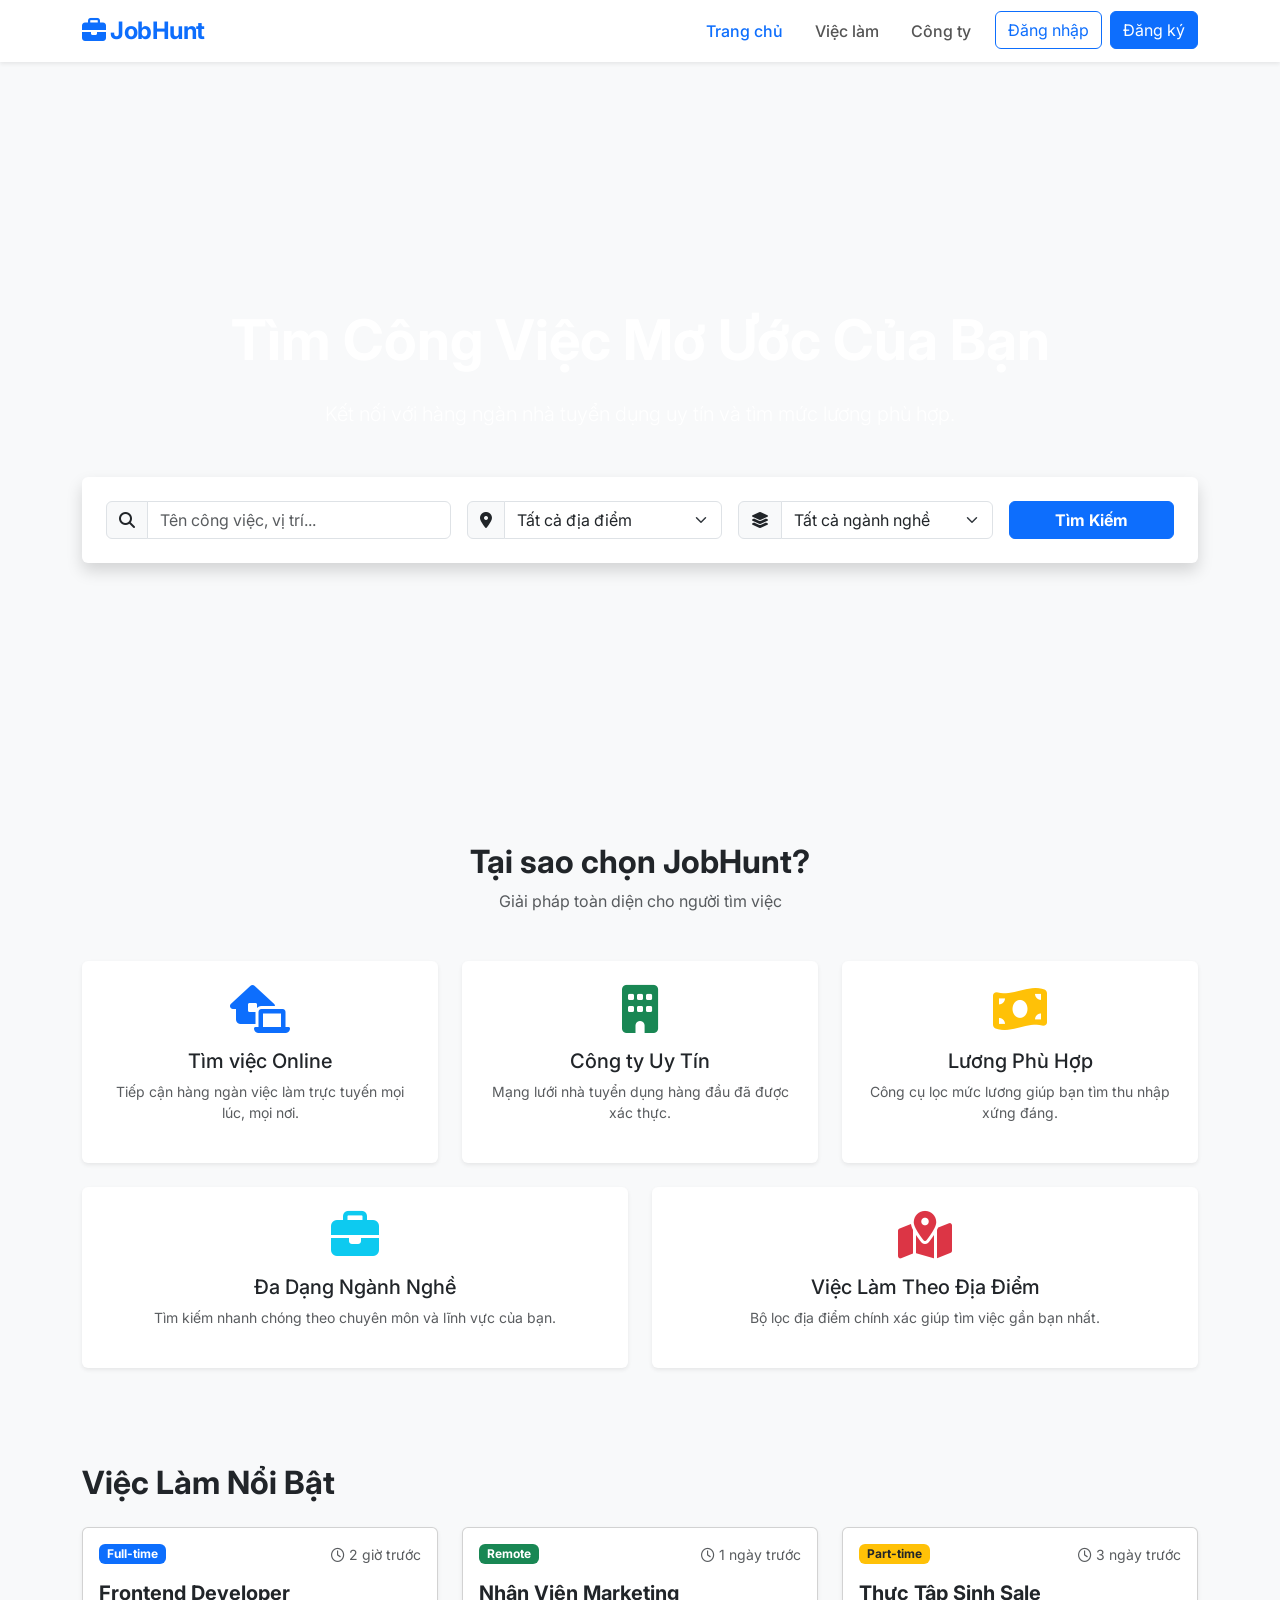
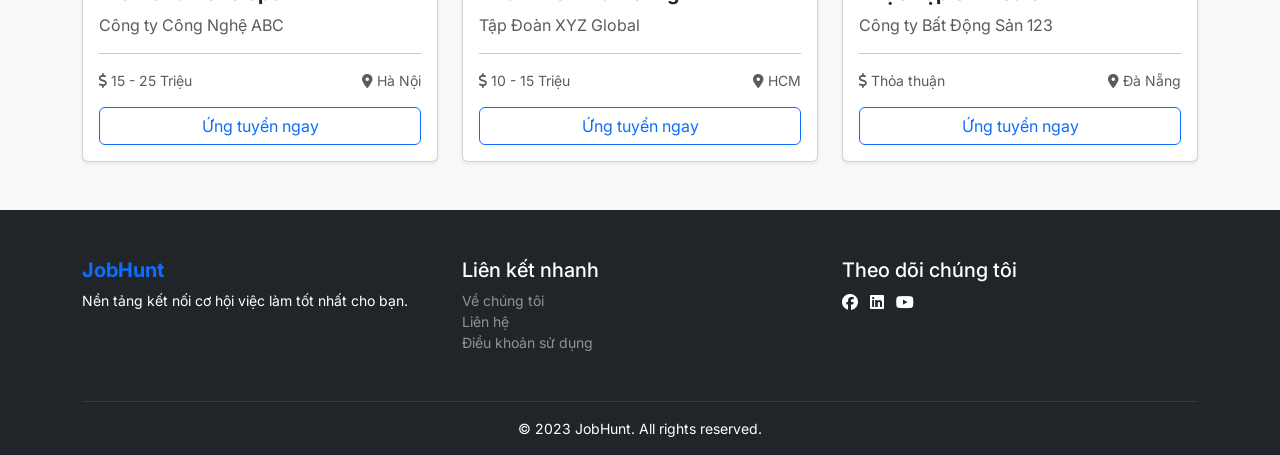
<file: html/index.html>
<!DOCTYPE html>
<html lang="vi">
<head>
    <meta charset="UTF-8">
    <meta name="viewport" content="width=device-width, initial-scale=1.0">
    <title>JobHunt - Tìm Việc Làm Nhanh & Uy Tín</title>
    
    <!-- Bootstrap 5 CSS -->
    <link href="https://cdn.jsdelivr.net/npm/bootstrap@5.3.0/dist/css/bootstrap.min.css" rel="stylesheet">
    <!-- Font Awesome (Icon) -->
    <link rel="stylesheet" href="https://cdnjs.cloudflare.com/ajax/libs/font-awesome/6.4.0/css/all.min.css">
    <!-- Custom CSS -->
    <link rel="stylesheet" href="../style/style.css">
</head>
<body>

    <!-- Navbar -->
    <nav class="navbar navbar-expand-lg navbar-light bg-white shadow-sm fixed-top">
        <div class="container">
            <a class="navbar-brand fw-bold text-primary" href="index.html"><i class="fas fa-briefcase"></i> JobHunt</a>
            <button class="navbar-toggler" type="button" data-bs-toggle="collapse" data-bs-target="#navbarNav">
                <span class="navbar-toggler-icon"></span>
            </button>
            <div class="collapse navbar-collapse" id="navbarNav">
                <ul class="navbar-nav ms-auto">
                    <li class="nav-item"><a class="nav-link active" href="index.html">Trang chủ</a></li>
                    <li class="nav-item"><a class="nav-link" href="jobs.html">Việc làm</a></li>
                    <li class="nav-item"><a class="nav-link" href="companies.html">Công ty</a></li>
                    
                    <!-- PHẦN ĐÃ SỬA: Thêm đường dẫn login.html vào href -->
                    <li class="nav-item"><a class="btn btn-outline-primary ms-2" href="login.html">Đăng nhập</a></li>
                    <li class="nav-item"><a class="btn btn-primary ms-2" href="login.html">Đăng ký</a></li>
                    
                </ul>
            </div>
        </div>
    </nav>

    <!-- Hero Section (Tìm kiếm việc làm) -->
    <header class="hero-section d-flex align-items-center">
        <div class="container text-center text-white">
            <h1 class="display-4 fw-bold mb-4">Tìm Công Việc Mơ Ước Của Bạn</h1>
            <p class="lead mb-5">Kết nối với hàng ngàn nhà tuyển dụng uy tín và tìm mức lương phù hợp.</p>
            
            <!-- Form Tìm Kiếm -->
            <div class="bg-white p-4 rounded shadow search-box">
                <form class="row g-3">
                    <div class="col-md-4">
                        <div class="input-group">
                            <span class="input-group-text"><i class="fas fa-search"></i></span>
                            <input type="text" class="form-control" placeholder="Tên công việc, vị trí...">
                        </div>
                    </div>
                    <div class="col-md-3">
                        <div class="input-group">
                            <span class="input-group-text"><i class="fas fa-map-marker-alt"></i></span>
                            <select class="form-select">
                                <option selected>Tất cả địa điểm</option>
                                <option>Hà Nội</option>
                                <option>Hồ Chí Minh</option>
                                <option>Đà Nẵng</option>
                            </select>
                        </div>
                    </div>
                    <div class="col-md-3">
                        <div class="input-group">
                            <span class="input-group-text"><i class="fas fa-layer-group"></i></span>
                            <select class="form-select">
                                <option selected>Tất cả ngành nghề</option>
                                <option>Công nghệ thông tin</option>
                                <option>Marketing</option>
                                <option>Kinh doanh</option>
                            </select>
                        </div>
                    </div>
                    <div class="col-md-2">
                        <button type="submit" class="btn btn-primary w-100 fw-bold">Tìm Kiếm</button>
                    </div>
                </form>
            </div>
        </div>
    </header>

    <!-- Features Section -->
    <section class="py-5 bg-light">
        <div class="container">
            <div class="text-center mb-5">
                <h2 class="fw-bold">Tại sao chọn JobHunt?</h2>
                <p class="text-muted">Giải pháp toàn diện cho người tìm việc</p>
            </div>
            <div class="row g-4">
                <div class="col-md-4 col-sm-6">
                    <div class="card h-100 border-0 shadow-sm feature-card text-center p-4">
                        <div class="icon-box text-primary mb-3"><i class="fas fa-laptop-house fa-3x"></i></div>
                        <h5>Tìm việc Online</h5>
                        <p class="text-muted small">Tiếp cận hàng ngàn việc làm trực tuyến mọi lúc, mọi nơi.</p>
                    </div>
                </div>
                <div class="col-md-4 col-sm-6">
                    <div class="card h-100 border-0 shadow-sm feature-card text-center p-4">
                        <div class="icon-box text-success mb-3"><i class="fas fa-building fa-3x"></i></div>
                        <h5>Công ty Uy Tín</h5>
                        <p class="text-muted small">Mạng lưới nhà tuyển dụng hàng đầu đã được xác thực.</p>
                    </div>
                </div>
                <div class="col-md-4 col-sm-6">
                    <div class="card h-100 border-0 shadow-sm feature-card text-center p-4">
                        <div class="icon-box text-warning mb-3"><i class="fas fa-money-bill-wave fa-3x"></i></div>
                        <h5>Lương Phù Hợp</h5>
                        <p class="text-muted small">Công cụ lọc mức lương giúp bạn tìm thu nhập xứng đáng.</p>
                    </div>
                </div>
                <div class="col-md-6">
                    <div class="card h-100 border-0 shadow-sm feature-card text-center p-4">
                        <div class="icon-box text-info mb-3"><i class="fas fa-briefcase fa-3x"></i></div>
                        <h5>Đa Dạng Ngành Nghề</h5>
                        <p class="text-muted small">Tìm kiếm nhanh chóng theo chuyên môn và lĩnh vực của bạn.</p>
                    </div>
                </div>
                <div class="col-md-6">
                    <div class="card h-100 border-0 shadow-sm feature-card text-center p-4">
                        <div class="icon-box text-danger mb-3"><i class="fas fa-map-marked-alt fa-3x"></i></div>
                        <h5>Việc Làm Theo Địa Điểm</h5>
                        <p class="text-muted small">Bộ lọc địa điểm chính xác giúp tìm việc gần bạn nhất.</p>
                    </div>
                </div>
            </div>
        </div>
    </section>

    <!-- Featured Jobs -->
    <section class="py-5">
        <div class="container">
            <h2 class="fw-bold mb-4">Việc Làm Nổi Bật</h2>
            <div class="row g-4">
                <!-- Job Item 1 -->
                <div class="col-md-6 col-lg-4">
                    <div class="card h-100 shadow-sm job-card">
                        <div class="card-body">
                            <div class="d-flex justify-content-between align-items-center mb-3">
                                <span class="badge bg-primary">Full-time</span>
                                <span class="text-muted small"><i class="far fa-clock"></i> 2 giờ trước</span>
                            </div>
                            <h5 class="card-title fw-bold">Frontend Developer</h5>
                            <p class="card-text text-muted">Công ty Công Nghệ ABC</p>
                            <hr>
                            <div class="d-flex justify-content-between text-muted small mb-3">
                                <span><i class="fas fa-dollar-sign"></i> 15 - 25 Triệu</span>
                                <span><i class="fas fa-map-marker-alt"></i> Hà Nội</span>
                            </div>
                            <a href="#" class="btn btn-outline-primary w-100">Ứng tuyển ngay</a>
                        </div>
                    </div>
                </div>
                 <!-- Job Item 2 -->
                 <div class="col-md-6 col-lg-4">
                    <div class="card h-100 shadow-sm job-card">
                        <div class="card-body">
                            <div class="d-flex justify-content-between align-items-center mb-3">
                                <span class="badge bg-success">Remote</span>
                                <span class="text-muted small"><i class="far fa-clock"></i> 1 ngày trước</span>
                            </div>
                            <h5 class="card-title fw-bold">Nhân Viên Marketing</h5>
                            <p class="card-text text-muted">Tập Đoàn XYZ Global</p>
                            <hr>
                            <div class="d-flex justify-content-between text-muted small mb-3">
                                <span><i class="fas fa-dollar-sign"></i> 10 - 15 Triệu</span>
                                <span><i class="fas fa-map-marker-alt"></i> HCM</span>
                            </div>
                            <a href="#" class="btn btn-outline-primary w-100">Ứng tuyển ngay</a>
                        </div>
                    </div>
                </div>
                 <!-- Job Item 3 -->
                 <div class="col-md-6 col-lg-4">
                    <div class="card h-100 shadow-sm job-card">
                        <div class="card-body">
                            <div class="d-flex justify-content-between align-items-center mb-3">
                                <span class="badge bg-warning text-dark">Part-time</span>
                                <span class="text-muted small"><i class="far fa-clock"></i> 3 ngày trước</span>
                            </div>
                            <h5 class="card-title fw-bold">Thực Tập Sinh Sale</h5>
                            <p class="card-text text-muted">Công ty Bất Động Sản 123</p>
                            <hr>
                            <div class="d-flex justify-content-between text-muted small mb-3">
                                <span><i class="fas fa-dollar-sign"></i> Thỏa thuận</span>
                                <span><i class="fas fa-map-marker-alt"></i> Đà Nẵng</span>
                            </div>
                            <a href="#" class="btn btn-outline-primary w-100">Ứng tuyển ngay</a>
                        </div>
                    </div>
                </div>
            </div>
        </div>
    </section>

    <!-- Footer -->
    <footer class="bg-dark text-white pt-5 pb-3">
        <div class="container">
            <div class="row">
                <div class="col-md-4 mb-3">
                    <h5 class="text-primary fw-bold">JobHunt</h5>
                    <p class="small">Nền tảng kết nối cơ hội việc làm tốt nhất cho bạn.</p>
                </div>
                <div class="col-md-4 mb-3">
                    <h5>Liên kết nhanh</h5>
                    <ul class="list-unstyled small">
                        <li><a href="#" class="text-white-50 text-decoration-none">Về chúng tôi</a></li>
                        <li><a href="#" class="text-white-50 text-decoration-none">Liên hệ</a></li>
                        <li><a href="#" class="text-white-50 text-decoration-none">Điều khoản sử dụng</a></li>
                    </ul>
                </div>
                <div class="col-md-4 mb-3">
                    <h5>Theo dõi chúng tôi</h5>
                    <div>
                        <a href="#" class="text-white me-2"><i class="fab fa-facebook"></i></a>
                        <a href="#" class="text-white me-2"><i class="fab fa-linkedin"></i></a>
                        <a href="#" class="text-white"><i class="fab fa-youtube"></i></a>
                    </div>
                </div>
            </div>
            <hr class="border-secondary">
            <div class="text-center small">
                &copy; 2023 JobHunt. All rights reserved.
            </div>
        </div>
    </footer>

    <!-- Bootstrap JS -->
    <script src="https://cdn.jsdelivr.net/npm/bootstrap@5.3.0/dist/js/bootstrap.bundle.min.js"></script>
</body>
</html>
</file>
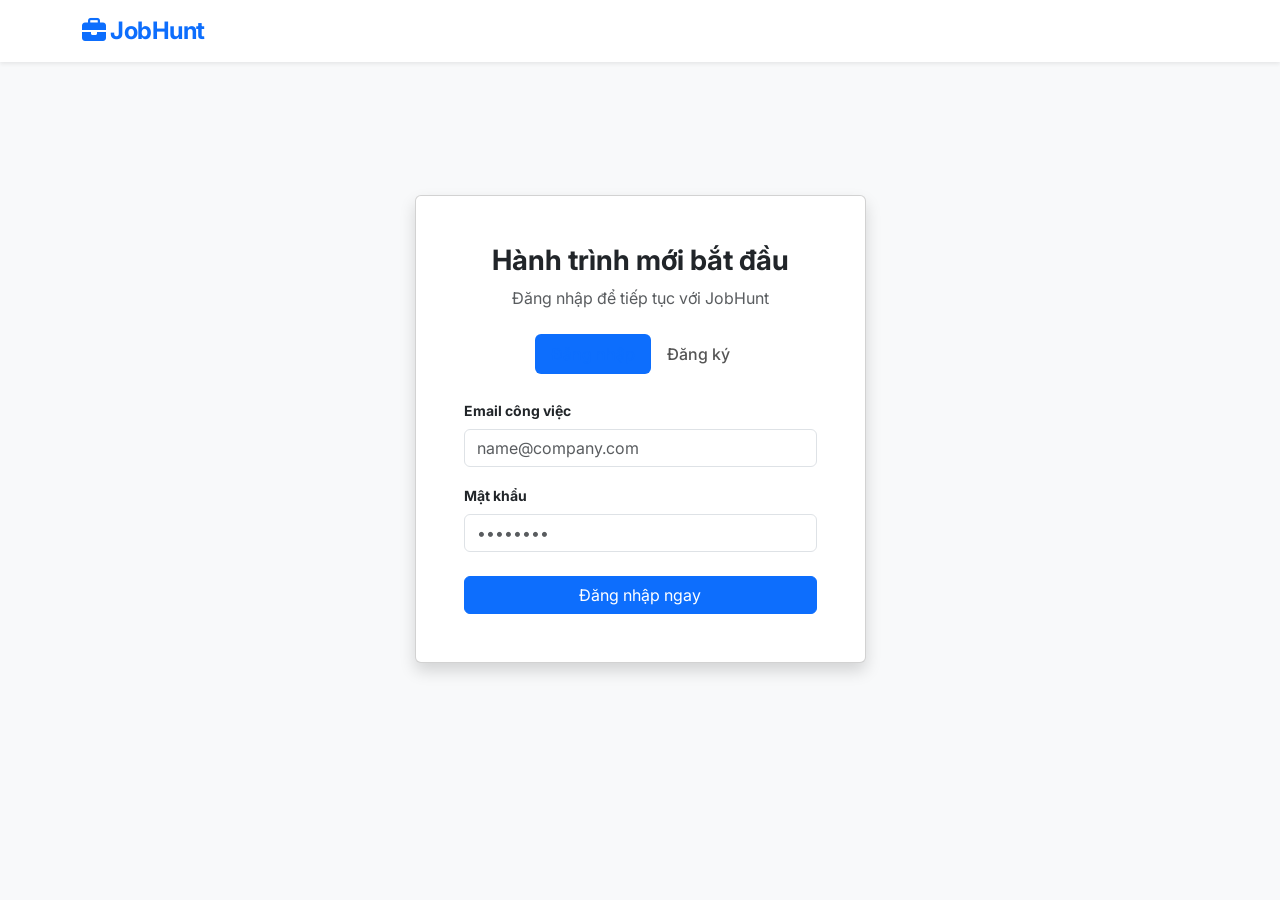
<file: login.html>
<!DOCTYPE html>
<html lang="vi">
<head>
    <meta charset="UTF-8">
    <meta name="viewport" content="width=device-width, initial-scale=1.0">
    <title>Đăng nhập & Đăng ký - JobHunt</title>
    <link href="https://cdn.jsdelivr.net/npm/bootstrap@5.3.0/dist/css/bootstrap.min.css" rel="stylesheet">
    <link rel="stylesheet" href="https://cdnjs.cloudflare.com/ajax/libs/font-awesome/6.4.0/css/all.min.css">
    <link rel="stylesheet" href="style/style.css">
</head>
<body class="bg-light">

    <nav class="navbar navbar-expand-lg navbar-light bg-white shadow-sm fixed-top">
        <div class="container">
            <a class="navbar-brand fw-bold text-primary" href="index.html"><i class="fas fa-briefcase"></i> JobHunt</a>
        </div>
    </nav>

    <div class="container mt-5 pt-5">
        <div class="row justify-content-center">
            <div class="col-md-5">
                <div class="card auth-card shadow mt-4">
                    <div class="card-body p-4 p-md-5">
                        <div class="text-center mb-4">
                            <h3 class="fw-bold">Hành trình mới bắt đầu</h3>
                            <p class="text-muted">Đăng nhập để tiếp tục với JobHunt</p>
                        </div>
                        
                        <ul class="nav nav-pills mb-4 justify-content-center" id="authTab">
                            <li class="nav-item">
                                <button class="nav-link active" data-bs-toggle="pill" data-bs-target="#loginForm">Đăng nhập</button>
                            </li>
                            <li class="nav-item">
                                <button class="nav-link" data-bs-toggle="pill" data-bs-target="#registerForm">Đăng ký</button>
                            </li>
                        </ul>

                        <div class="tab-content">
                            <!-- FORM ĐĂNG NHẬP -->
                            <div class="tab-pane fade show active" id="loginForm">
                                <div class="mb-3">
                                    <label class="form-label small fw-bold">Email công việc</label>
                                    <input type="email" id="lEmail" class="form-control" placeholder="name@company.com">
                                </div>
                                <div class="mb-3">
                                    <label class="form-label small fw-bold">Mật khẩu</label>
                                    <input type="password" id="lPass" class="form-control" placeholder="••••••••">
                                </div>
                                <button onclick="handleLogin()" class="btn btn-primary w-100 mt-2">Đăng nhập ngay</button>
                            </div>

                            <!-- FORM ĐĂNG KÝ -->
                            <div class="tab-pane fade" id="registerForm">
                                <div class="mb-3">
                                    <label class="form-label small fw-bold">Họ và tên</label>
                                    <input type="text" id="rName" class="form-control" placeholder="Nguyễn Văn A">
                                </div>
                                <div class="mb-3">
                                    <label class="form-label small fw-bold">Email</label>
                                    <input type="email" id="rEmail" class="form-control" placeholder="name@example.com">
                                </div>
                                <div class="mb-3">
                                    <label class="form-label small fw-bold">Mật khẩu</label>
                                    <input type="password" id="rPass" class="form-control" placeholder="••••••••">
                                </div>
                                <div class="mb-3">
                                    <label class="form-label small fw-bold text-primary">Vai trò của bạn</label>
                                    <select class="form-select border-primary" id="rRole">
                                        <option value="candidate">Người ứng tuyển (Tìm việc)</option>
                                        <option value="employer">Nhà tuyển dụng (Đăng tin)</option>
                                    </select>
                                </div>
                                <button onclick="handleRegister()" class="btn btn-success w-100">Đăng ký tài khoản</button>
                            </div>
                        </div>
                    </div>
                </div>
            </div>
        </div>
    </div>

    <script src="https://cdn.jsdelivr.net/npm/bootstrap@5.3.0/dist/js/bootstrap.bundle.min.js"></script>
    <script src="js/main.js"></script>
</body>
</html>
</file>
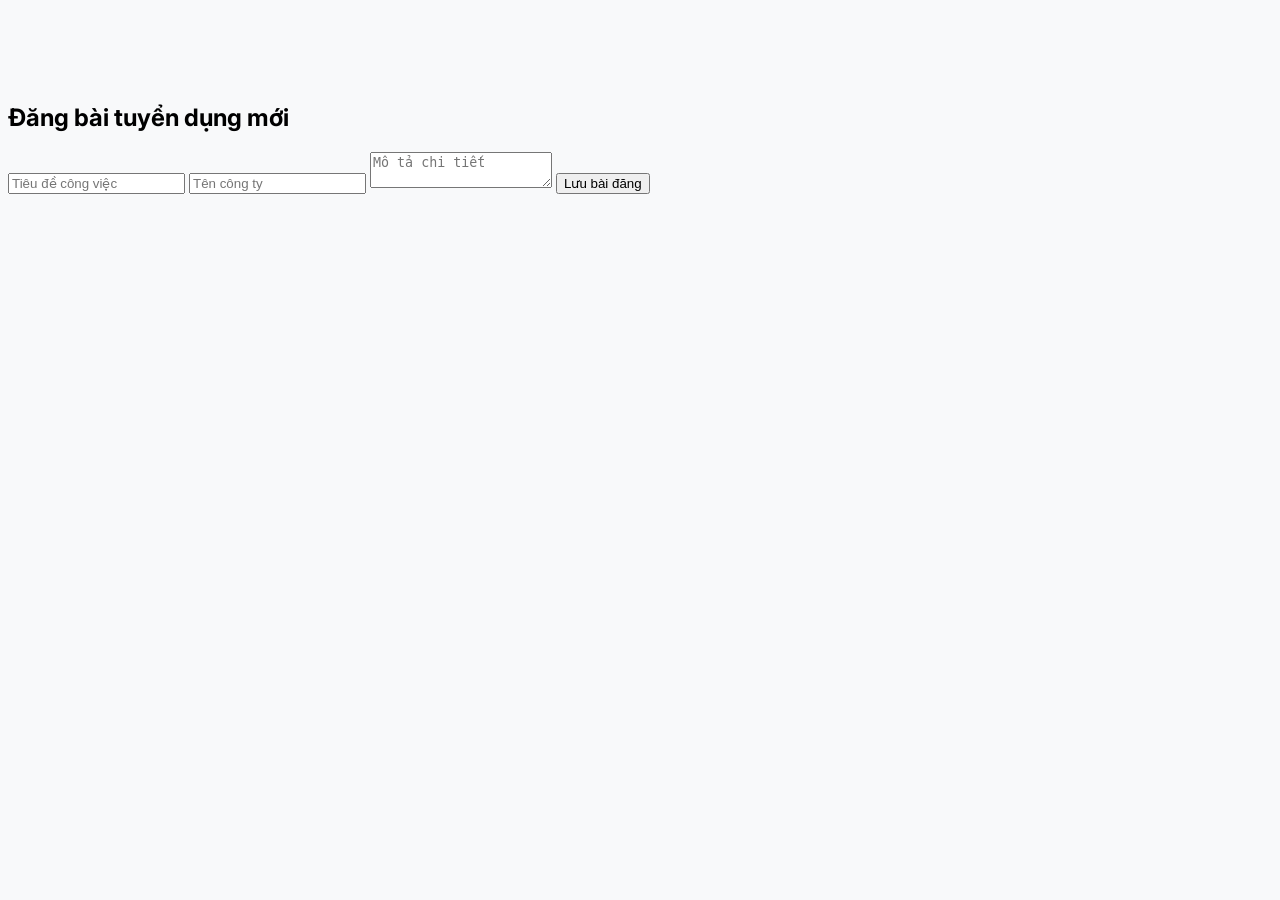
<file: post-jobhunt.html>
<!DOCTYPE html>
<html lang="vi">
<head>
    <meta charset="UTF-8">
    <title>Quản lý bài đăng</title>
    <link rel="stylesheet" href="style/style.css">
</head>
<body>
    <div class="container">
        <h2 id="formTitle">Đăng bài tuyển dụng mới</h2>
        <form id="jobForm">
            <input type="hidden" id="jobId">
            <input type="text" id="jobTitle" placeholder="Tiêu đề công việc" required>
            <input type="text" id="jobCompany" placeholder="Tên công ty" required>
            <textarea id="jobDesc" placeholder="Mô tả chi tiết"></textarea>
            <button type="submit">Lưu bài đăng</button>
        </nav>
    </div>
    <script src="js/main.js"></script>
    <script>
        checkRole('employer');
        // Nếu có ID trên URL thì là chế độ Edit
        const urlParams = new URLSearchParams(window.location.search);
        if(urlParams.get('id')) loadJobData(urlParams.get('id'));
    </script>
</body>
</html>
</file>
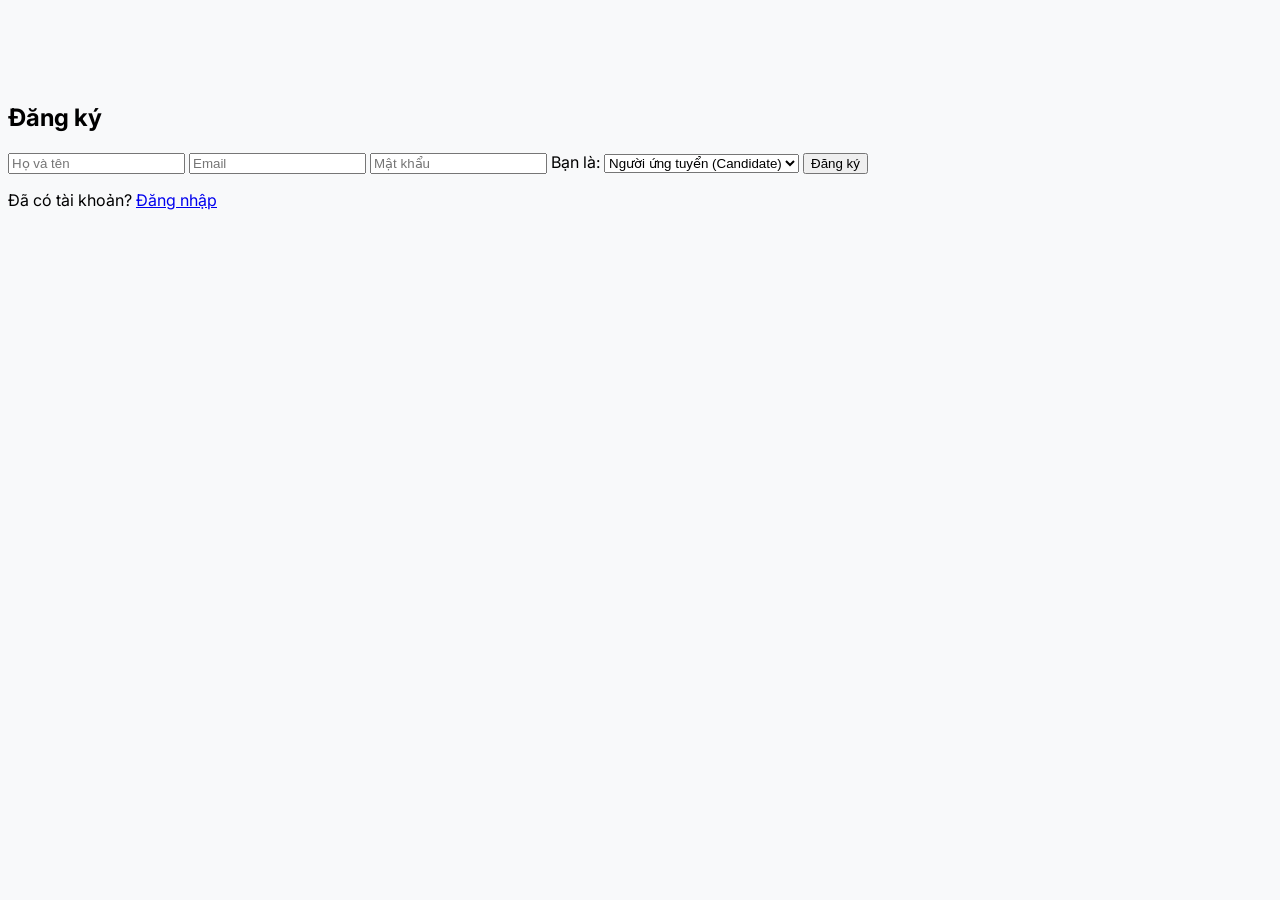
<file: register.html>
<!DOCTYPE html>
<html lang="vi">
<head>
    <meta charset="UTF-8">
    <title>Đăng ký tài khoản</title>
    <link rel="stylesheet" href="style/style.css">
</head>
<body>
    <div class="auth-container">
        <form id="registerForm">
            <h2>Đăng ký</h2>
            <input type="text" id="regUser" placeholder="Họ và tên" required>
            <input type="email" id="regEmail" placeholder="Email" required>
            <input type="password" id="regPass" placeholder="Mật khẩu" required>
            
            <label>Bạn là:</label>
            <select id="regRole">
                <option value="candidate">Người ứng tuyển (Candidate)</option>
                <option value="employer">Nhà tuyển dụng (Employer)</option>
            </select>
            
            <button type="submit">Đăng ký</button>
            <p>Đã có tài khoản? <a href="login.html">Đăng nhập</a></p>
        </form>
    </div>
    <script src="js/main.js"></script>
</body>
</html>
</file>
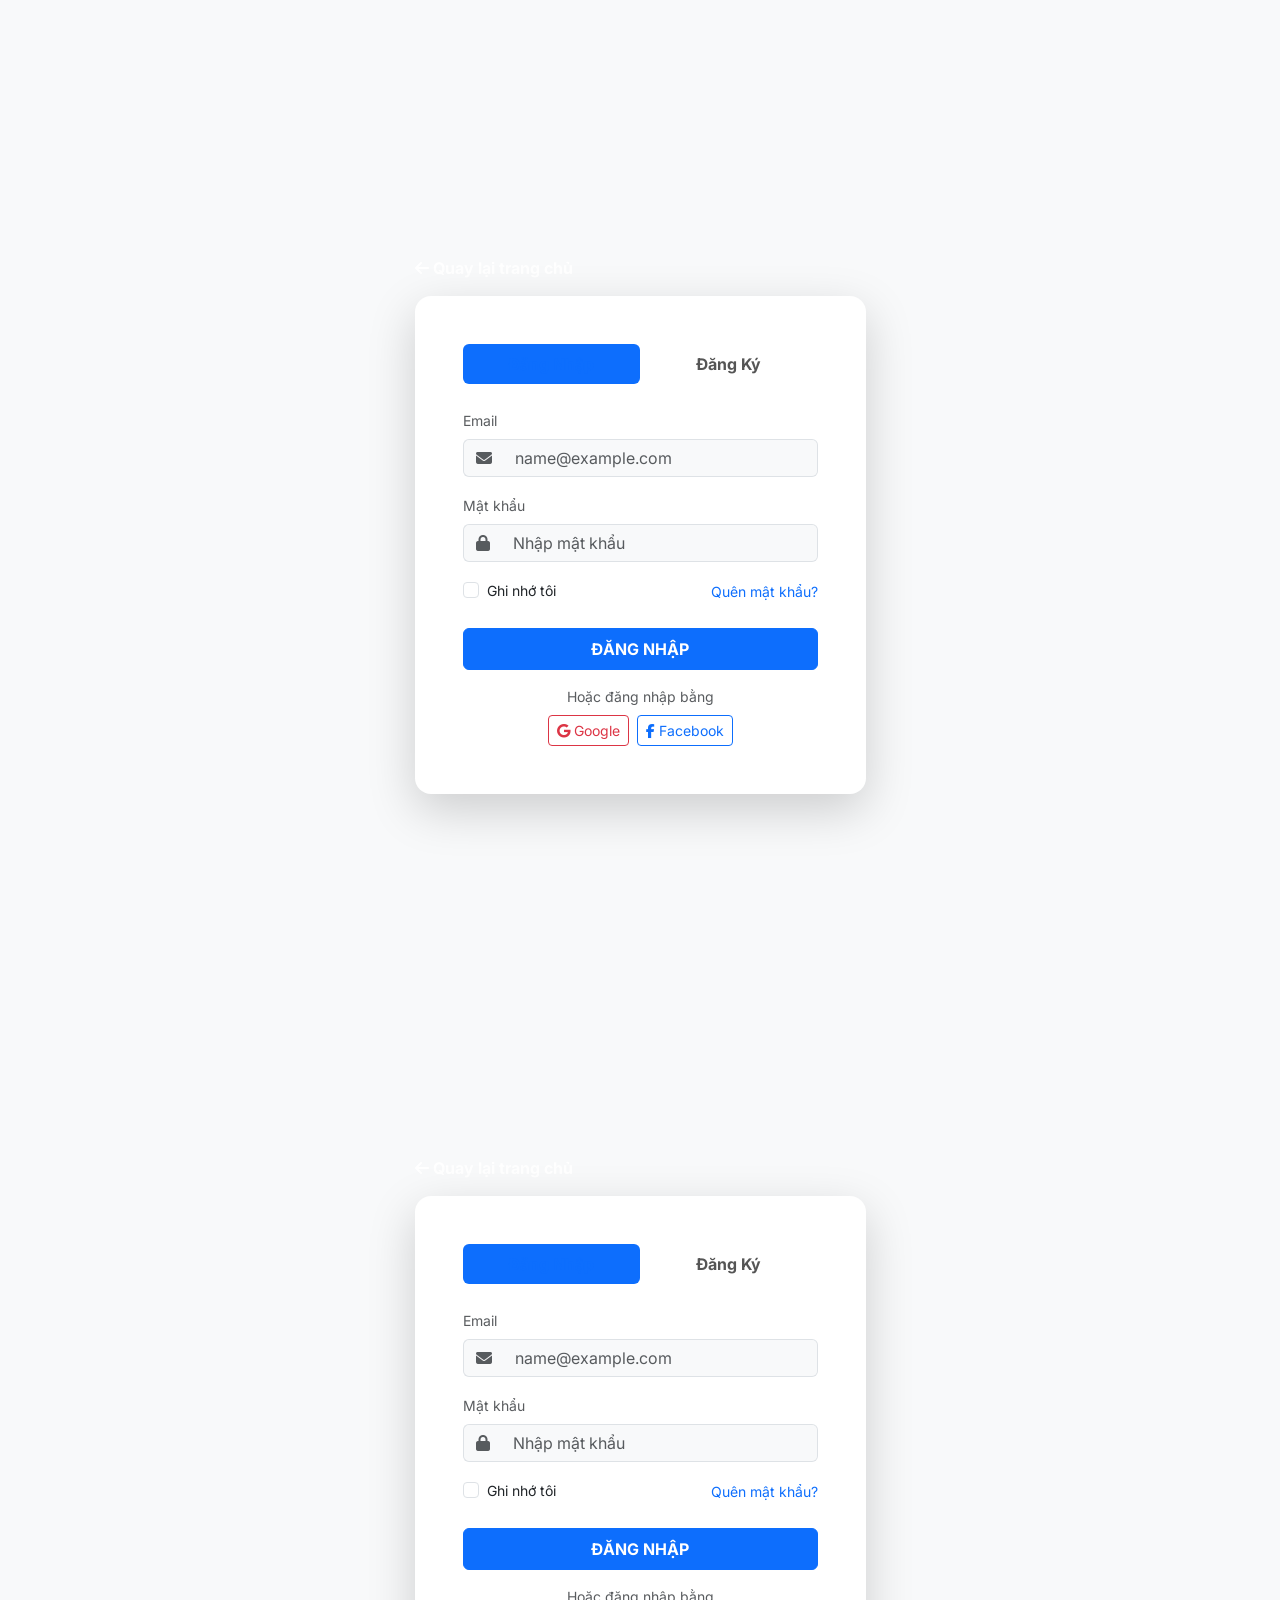
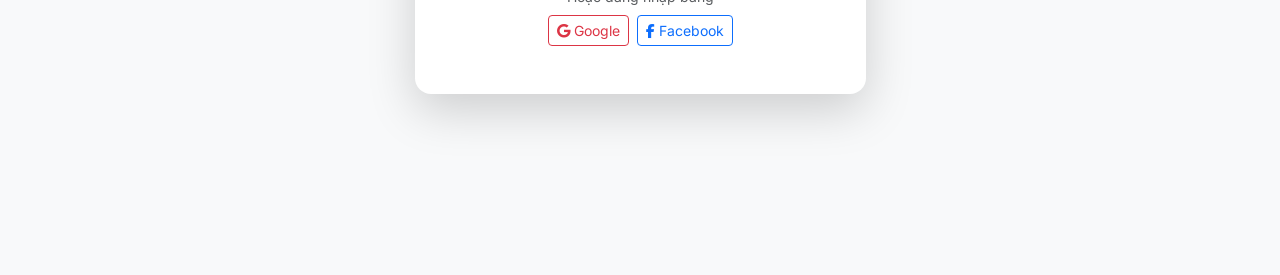
<file: html/login.html>
<!DOCTYPE html>
<html lang="vi">
<head>
    <meta charset="UTF-8">
    <meta name="viewport" content="width=device-width, initial-scale=1.0">
    <title>Đăng nhập / Đăng ký - JobHunt</title>
    
    <!-- Bootstrap 5 CSS -->
    <link href="https://cdn.jsdelivr.net/npm/bootstrap@5.3.0/dist/css/bootstrap.min.css" rel="stylesheet">
    <!-- Font Awesome -->
    <link rel="stylesheet" href="https://cdnjs.cloudflare.com/ajax/libs/font-awesome/6.4.0/css/all.min.css">
    <!-- Custom CSS -->
    <link rel="stylesheet" href="../style/style.css">
</head>
<body class="login-body">

    <div class="container">
        <div class="row justify-content-center align-items-center min-vh-100">
            <div class="col-md-5">
                
                <!-- --- PHẦN QUAN TRỌNG: NÚT QUAY LẠI TRANG CHỦ --- -->
                <!-- href="index.html" giúp quay lại trang chủ -->
                <a href="index.html" class="text-white text-decoration-none mb-3 d-inline-block fw-bold">
                    <i class="fas fa-arrow-left"></i> Quay lại trang chủ
                </a>
                <!-- ----------------------------------------------- -->

                <div class="card shadow-lg border-0 rounded-4 overflow-hidden">
                    <div class="card-body p-5">
                        
                        <!-- Tabs chuyển đổi -->
                        <ul class="nav nav-pills nav-justified mb-4" id="pills-tab" role="tablist">
                            <li class="nav-item" role="presentation">
                                <button class="nav-link active fw-bold" id="pills-login-tab" data-bs-toggle="pill" data-bs-target="#pills-login" type="button" role="tab">Đăng Nhập</button>
                            </li>
                            <li class="nav-item" role="presentation">
                                <button class="nav-link fw-bold" id="pills-register-tab" data-bs-toggle="pill" data-bs-target="#pills-register" type="button" role="tab">Đăng Ký</button>
                            </li>
                        </ul>

                        <!-- Nội dung Form -->
                        <div class="tab-content" id="pills-tabContent">
                            
                            <!-- 1. Form Đăng Nhập -->
                            <div class="tab-pane fade show active" id="pills-login" role="tabpanel">
                                <form action="index.html"> <!-- Tạm thời để action về index để test nút submit -->
                                    <div class="mb-3">
                                        <label class="form-label text-muted small">Email</label>
                                        <div class="input-group">
                                            <span class="input-group-text bg-light border-end-0"><i class="fas fa-envelope text-muted"></i></span>
                                            <input type="email" class="form-control bg-light border-start-0" placeholder="name@example.com">
                                        </div>
                                    </div>
                                    <div class="mb-3">
                                        <label class="form-label text-muted small">Mật khẩu</label>
                                        <div class="input-group">
                                            <span class="input-group-text bg-light border-end-0"><i class="fas fa-lock text-muted"></i></span>
                                            <input type="password" class="form-control bg-light border-start-0" placeholder="Nhập mật khẩu">
                                        </div>
                                    </div>
                                    <div class="d-flex justify-content-between align-items-center mb-4">
                                        <div class="form-check">
                                            <input class="form-check-input" type="checkbox" id="rememberMe">
                                            <label class="form-check-label small" for="rememberMe">Ghi nhớ tôi</label>
                                        </div>
                                        <a href="#" class="small text-decoration-none">Quên mật khẩu?</a>
                                    </div>
                                    <button type="submit" class="btn btn-primary w-100 py-2 fw-bold mb-3">ĐĂNG NHẬP</button>
                                    
                                    <div class="text-center small text-muted">Hoặc đăng nhập bằng</div>
                                    <div class="d-flex justify-content-center gap-2 mt-2">
                                        <button type="button" class="btn btn-outline-danger btn-sm"><i class="fab fa-google"></i> Google</button>
                                        <button type="button" class="btn btn-outline-primary btn-sm"><i class="fab fa-facebook-f"></i> Facebook</button>
                                    </div>
                                </form>
                            </div>

                            <!-- 2. Form Đăng Ký -->
                            <div class="tab-pane fade" id="pills-register" role="tabpanel">
                                <form action="index.html">
                                    <div class="mb-3">
                                        <label class="form-label text-muted small">Họ và tên</label>
                                        <div class="input-group">
                                            <span class="input-group-text bg-light border-end-0"><i class="fas fa-user text-muted"></i></span>
                                            <input type="text" class="form-control bg-light border-start-0" placeholder="Nguyễn Văn A">
                                        </div>
                                    </div>
                                    <div class="mb-3">
                                        <label class="form-label text-muted small">Email</label>
                                        <div class="input-group">
                                            <span class="input-group-text bg-light border-end-0"><i class="fas fa-envelope text-muted"></i></span>
                                            <input type="email" class="form-control bg-light border-start-0" placeholder="name@example.com">
                                        </div>
                                    </div>
                                    <div class="mb-3">
                                        <label class="form-label text-muted small">Mật khẩu</label>
                                        <div class="input-group">
                                            <span class="input-group-text bg-light border-end-0"><i class="fas fa-lock text-muted"></i></span>
                                            <input type="password" class="form-control bg-light border-start-0" placeholder="Tạo mật khẩu">
                                        </div>
                                    </div>
                                    <div class="mb-3">
                                        <label class="form-label text-muted small">Xác nhận mật khẩu</label>
                                        <div class="input-group">
                                            <span class="input-group-text bg-light border-end-0"><i class="fas fa-check-circle text-muted"></i></span>
                                            <input type="password" class="form-control bg-light border-start-0" placeholder="Nhập lại mật khẩu">
                                        </div>
                                    </div>
                                    <div class="mb-4 form-check">
                                        <input type="checkbox" class="form-check-input" id="terms">
                                        <label class="form-check-label small" for="terms">Tôi đồng ý với các điều khoản</label>
                                    </div>
                                    <button type="submit" class="btn btn-success w-100 py-2 fw-bold">ĐĂNG KÝ NGAY</button>
                                </form>
                            </div>

                        </div>
                    </div>
                </div>
            </div>
        </div>
    </div>

    <!-- Bootstrap JS -->
    <script src="https://cdn.jsdelivr.net/npm/bootstrap@5.3.0/dist/js/bootstrap.bundle.min.js"></script>
    
    <!-- Script tự động chuyển tab -->
    <script>
        document.addEventListener("DOMContentLoaded", function() {
            const urlParams = new URLSearchParams(window.location.search);
            if (urlParams.get('tab') === 'register') {
                const registerTabBtn = document.querySelector('#pills-register-tab');
                const tabInstance = new bootstrap.Tab(registerTabBtn);
                tabInstance.show();
            }
        });
    </script>
</body>
</html>

<!DOCTYPE html>
<html lang="vi">
<head>
    <meta charset="UTF-8">
    <meta name="viewport" content="width=device-width, initial-scale=1.0">
    <title>Đăng nhập / Đăng ký - JobHunt</title>
    
    <!-- Bootstrap 5 CSS -->
    <link href="https://cdn.jsdelivr.net/npm/bootstrap@5.3.0/dist/css/bootstrap.min.css" rel="stylesheet">
    <!-- Font Awesome -->
    <link rel="stylesheet" href="https://cdnjs.cloudflare.com/ajax/libs/font-awesome/6.4.0/css/all.min.css">
    <!-- Custom CSS -->
    <link rel="stylesheet" href="../style/style.css">
</head>
<body class="login-body">

    <div class="container">
        <div class="row justify-content-center align-items-center min-vh-100">
            <div class="col-md-5">
                
                <!-- Nút quay lại trang chủ -->
                <a href="index.html" class="text-white text-decoration-none mb-3 d-inline-block fw-bold">
                    <i class="fas fa-arrow-left"></i> Quay lại trang chủ
                </a>

                <div class="card shadow-lg border-0 rounded-4 overflow-hidden">
                    <div class="card-body p-5">
                        
                        <!-- Tabs chuyển đổi -->
                        <ul class="nav nav-pills nav-justified mb-4" id="pills-tab" role="tablist">
                            <li class="nav-item" role="presentation">
                                <button class="nav-link active fw-bold" id="pills-login-tab" data-bs-toggle="pill" data-bs-target="#pills-login" type="button" role="tab">Đăng Nhập</button>
                            </li>
                            <li class="nav-item" role="presentation">
                                <button class="nav-link fw-bold" id="pills-register-tab" data-bs-toggle="pill" data-bs-target="#pills-register" type="button" role="tab">Đăng Ký</button>
                            </li>
                        </ul>

                        <!-- Nội dung Form -->
                        <div class="tab-content" id="pills-tabContent">
                            
                            <!-- 1. Form Đăng Nhập -->
                            <div class="tab-pane fade show active" id="pills-login" role="tabpanel">
                                <!-- Thêm id="loginForm" để JS xử lý -->
                                <form id="loginForm">
                                    <div class="mb-3">
                                        <label class="form-label text-muted small">Email</label>
                                        <div class="input-group">
                                            <span class="input-group-text bg-light border-end-0"><i class="fas fa-envelope text-muted"></i></span>
                                            <!-- Thêm required để bắt buộc nhập -->
                                            <input type="email" class="form-control bg-light border-start-0" placeholder="name@example.com" required>
                                        </div>
                                    </div>
                                    <div class="mb-3">
                                        <label class="form-label text-muted small">Mật khẩu</label>
                                        <div class="input-group">
                                            <span class="input-group-text bg-light border-end-0"><i class="fas fa-lock text-muted"></i></span>
                                            <input type="password" class="form-control bg-light border-start-0" placeholder="Nhập mật khẩu" required>
                                        </div>
                                    </div>
                                    <div class="d-flex justify-content-between align-items-center mb-4">
                                        <div class="form-check">
                                            <input class="form-check-input" type="checkbox" id="rememberMe">
                                            <label class="form-check-label small" for="rememberMe">Ghi nhớ tôi</label>
                                        </div>
                                        <a href="#" class="small text-decoration-none">Quên mật khẩu?</a>
                                    </div>
                                    <button type="submit" class="btn btn-primary w-100 py-2 fw-bold mb-3">ĐĂNG NHẬP</button>
                                    
                                    <div class="text-center small text-muted">Hoặc đăng nhập bằng</div>
                                    <div class="d-flex justify-content-center gap-2 mt-2">
                                        <button type="button" class="btn btn-outline-danger btn-sm"><i class="fab fa-google"></i> Google</button>
                                        <button type="button" class="btn btn-outline-primary btn-sm"><i class="fab fa-facebook-f"></i> Facebook</button>
                                    </div>
                                </form>
                            </div>

                            <!-- 2. Form Đăng Ký -->
                            <div class="tab-pane fade" id="pills-register" role="tabpanel">
                                <!-- Thêm id="registerForm" để JS xử lý -->
                                <form id="registerForm">
                                    <div class="m
</file>
<file: style/style.css>
/* =========================================
   1. TỔNG QUAN & NAVBAR
   ========================================= */
@import url('https://fonts.googleapis.com/css2?family=Inter:wght@300;400;500;600;700&display=swap');

body {
    font-family: 'Inter', sans-serif;
    background-color: #f8f9fa;
    padding-top: 75px; /* Để nội dung không bị Navbar che */
}

/* Header Design */
.navbar {
    background-color: rgba(255, 255, 255, 0.95) !important;
    backdrop-filter: blur(10px); /* Hiệu ứng gương mờ hiện đại */
    transition: all 0.3s ease;
}

.navbar-brand {
    font-size: 1.5rem;
    letter-spacing: -0.5px;
}

.nav-link {
    font-weight: 500;
    color: #555 !important;
    padding: 0.5rem 1rem !important;
    transition: 0.2s;
}

.nav-link:hover, .nav-link.active {
    color: #0d6efd !important;
}

/* Auth Buttons */
.btn-auth-login {
    font-weight: 600;
    color: #0d6efd;
    text-decoration: none;
    margin-right: 15px;
}

.btn-auth-register {
    font-weight: 600;
    border-radius: 50px;
    padding: 8px 25px;
    box-shadow: 0 4px 10px rgba(13, 110, 253, 0.2);
}

/* User Dropdown */
.user-avatar {
    width: 38px;
    height: 38px;
    background: #0d6efd;
    color: white;
    border-radius: 50%;
    display: flex;
    align-items: center;
    justify-content: center;
    font-weight: bold;
    font-size: 0.9rem;
}

.dropdown-menu {
    border: none;
    box-shadow: 0 10px 30px rgba(0,0,0,0.1);
    border-radius: 12px;
    padding: 10px;
}

.dropdown-item {
    border-radius: 8px;
    padding: 8px 15px;
    margin-bottom: 2px;
}

/* Các styles khác của bạn (Hero, Cards...) */
.hero-section {
    position: relative; padding: 100px 0; min-height: 80vh;
    background: url('https://images.unsplash.com/photo-1522202176988-66273c2fd55f?auto=format&fit=crop&w=1920&q=80') no-repeat center center;
    background-size: cover; background-attachment: fixed;
    display: flex; align-items: center; justify-content: center; overflow: hidden;
}
.hero-overlay { position: absolute; top: 0; left: 0; width: 100%; height: 100%; background: rgba(0,0,0,0.6); z-index: 1; }
.hero-content { position: relative; z-index: 2; color: white; }

.logo-box { width: 65px; height: 65px; display: flex; align-items: center; justify-content: center; overflow: hidden; background: white; border-radius: 8px; border: 1px solid #eee; }
.logo-box img { max-width: 100%; max-height: 100%; object-fit: contain; }
</file>
